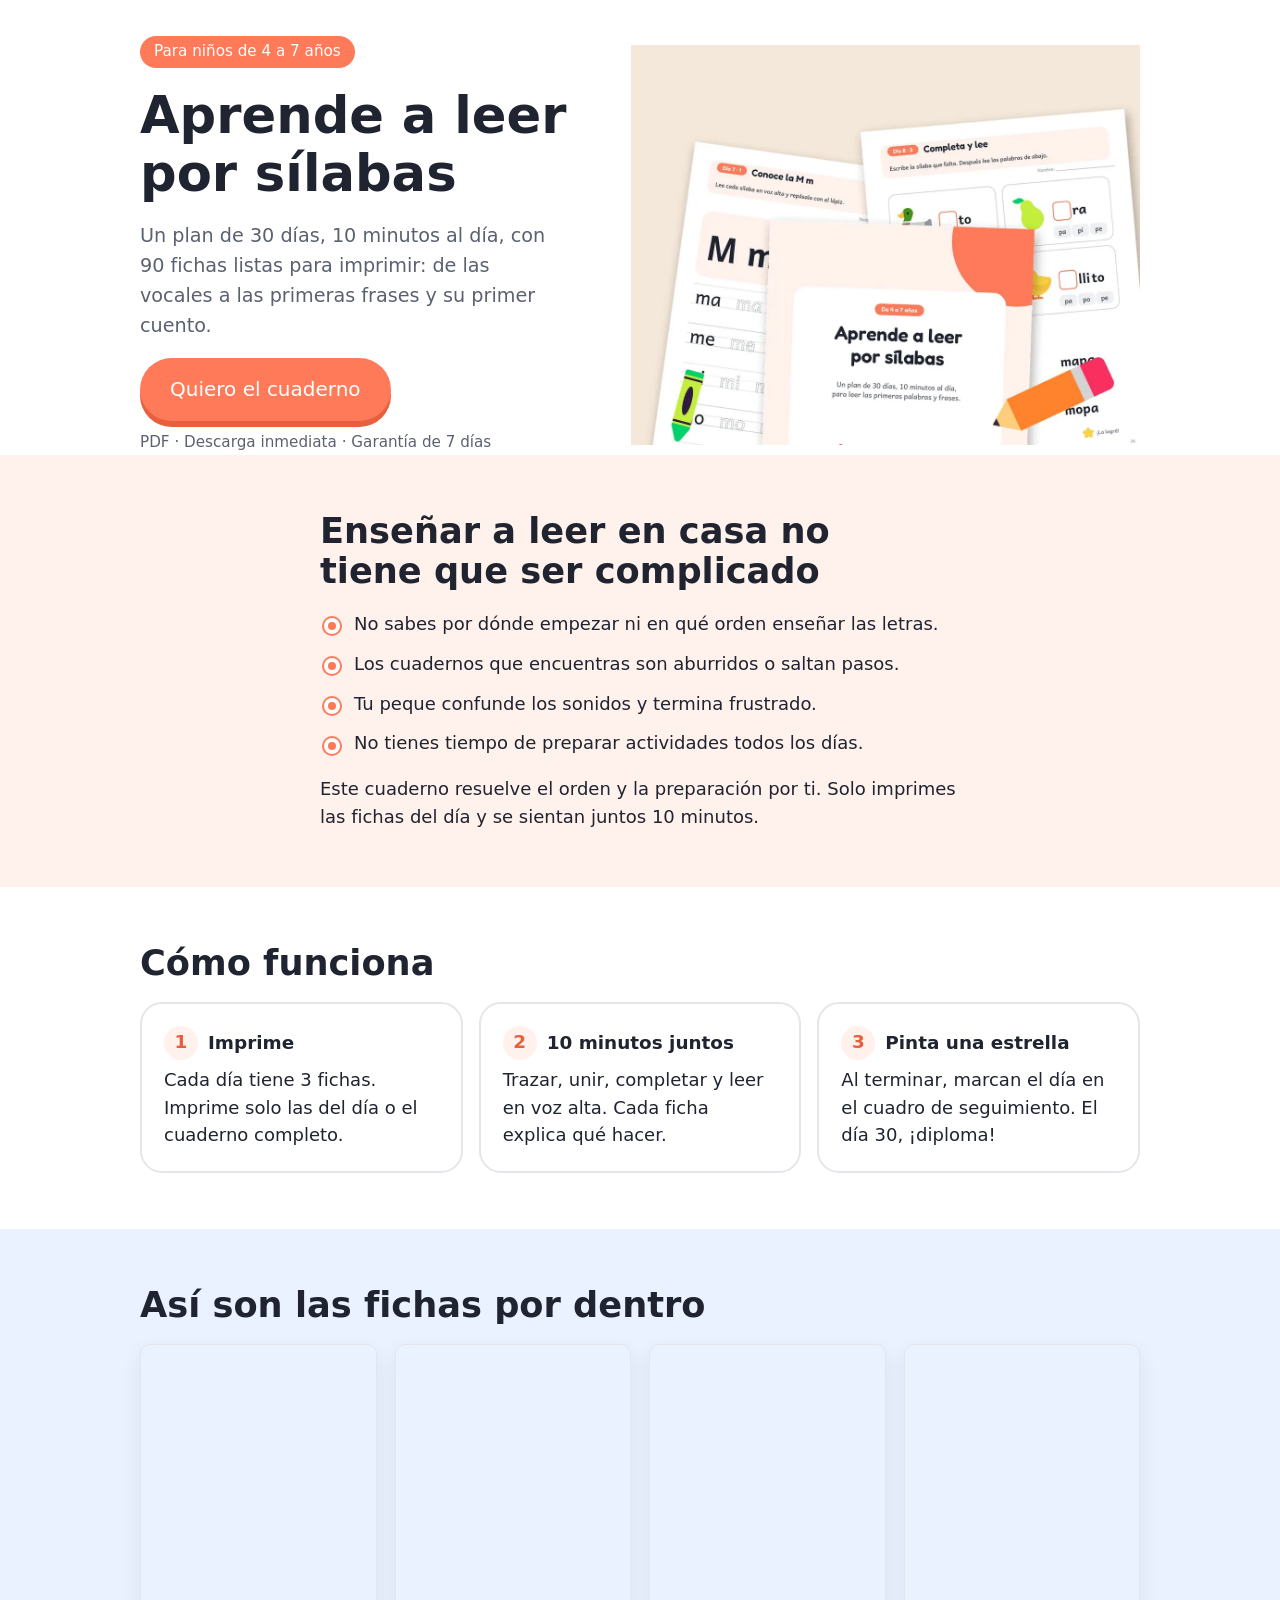
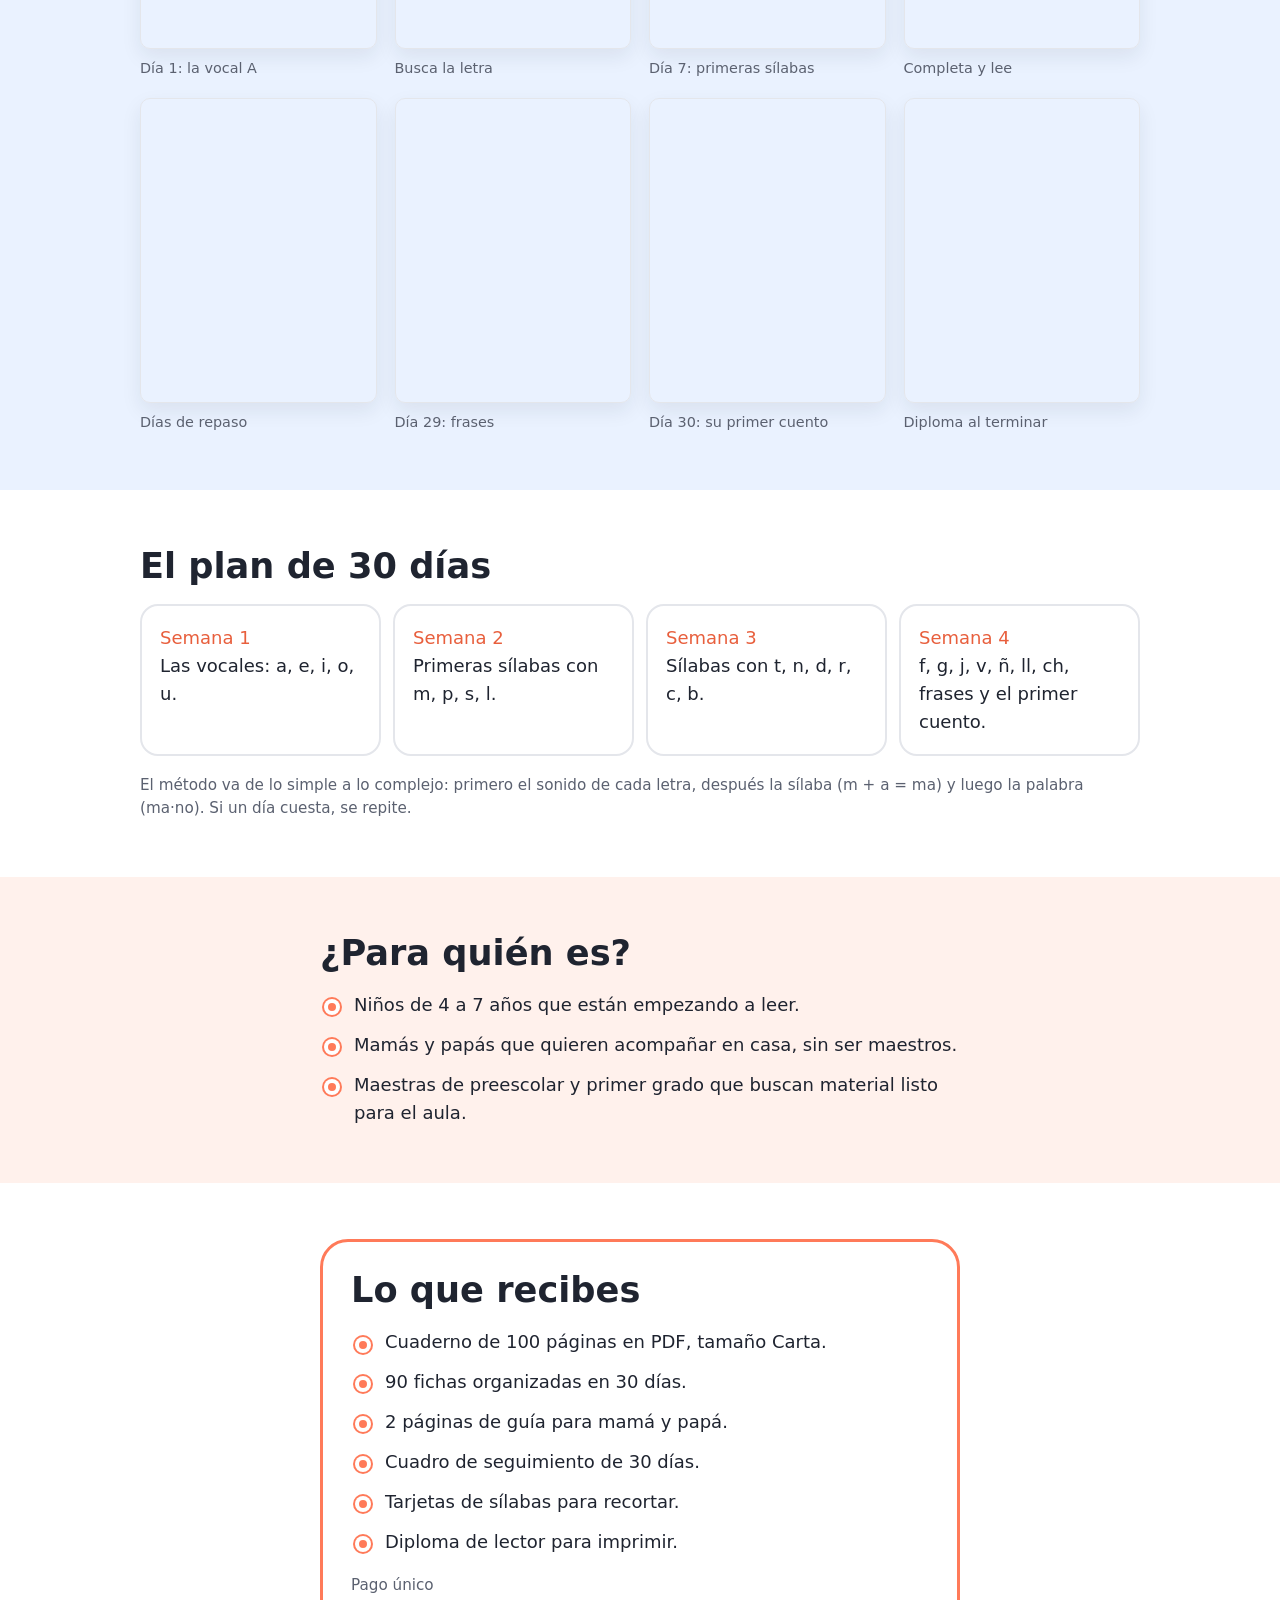
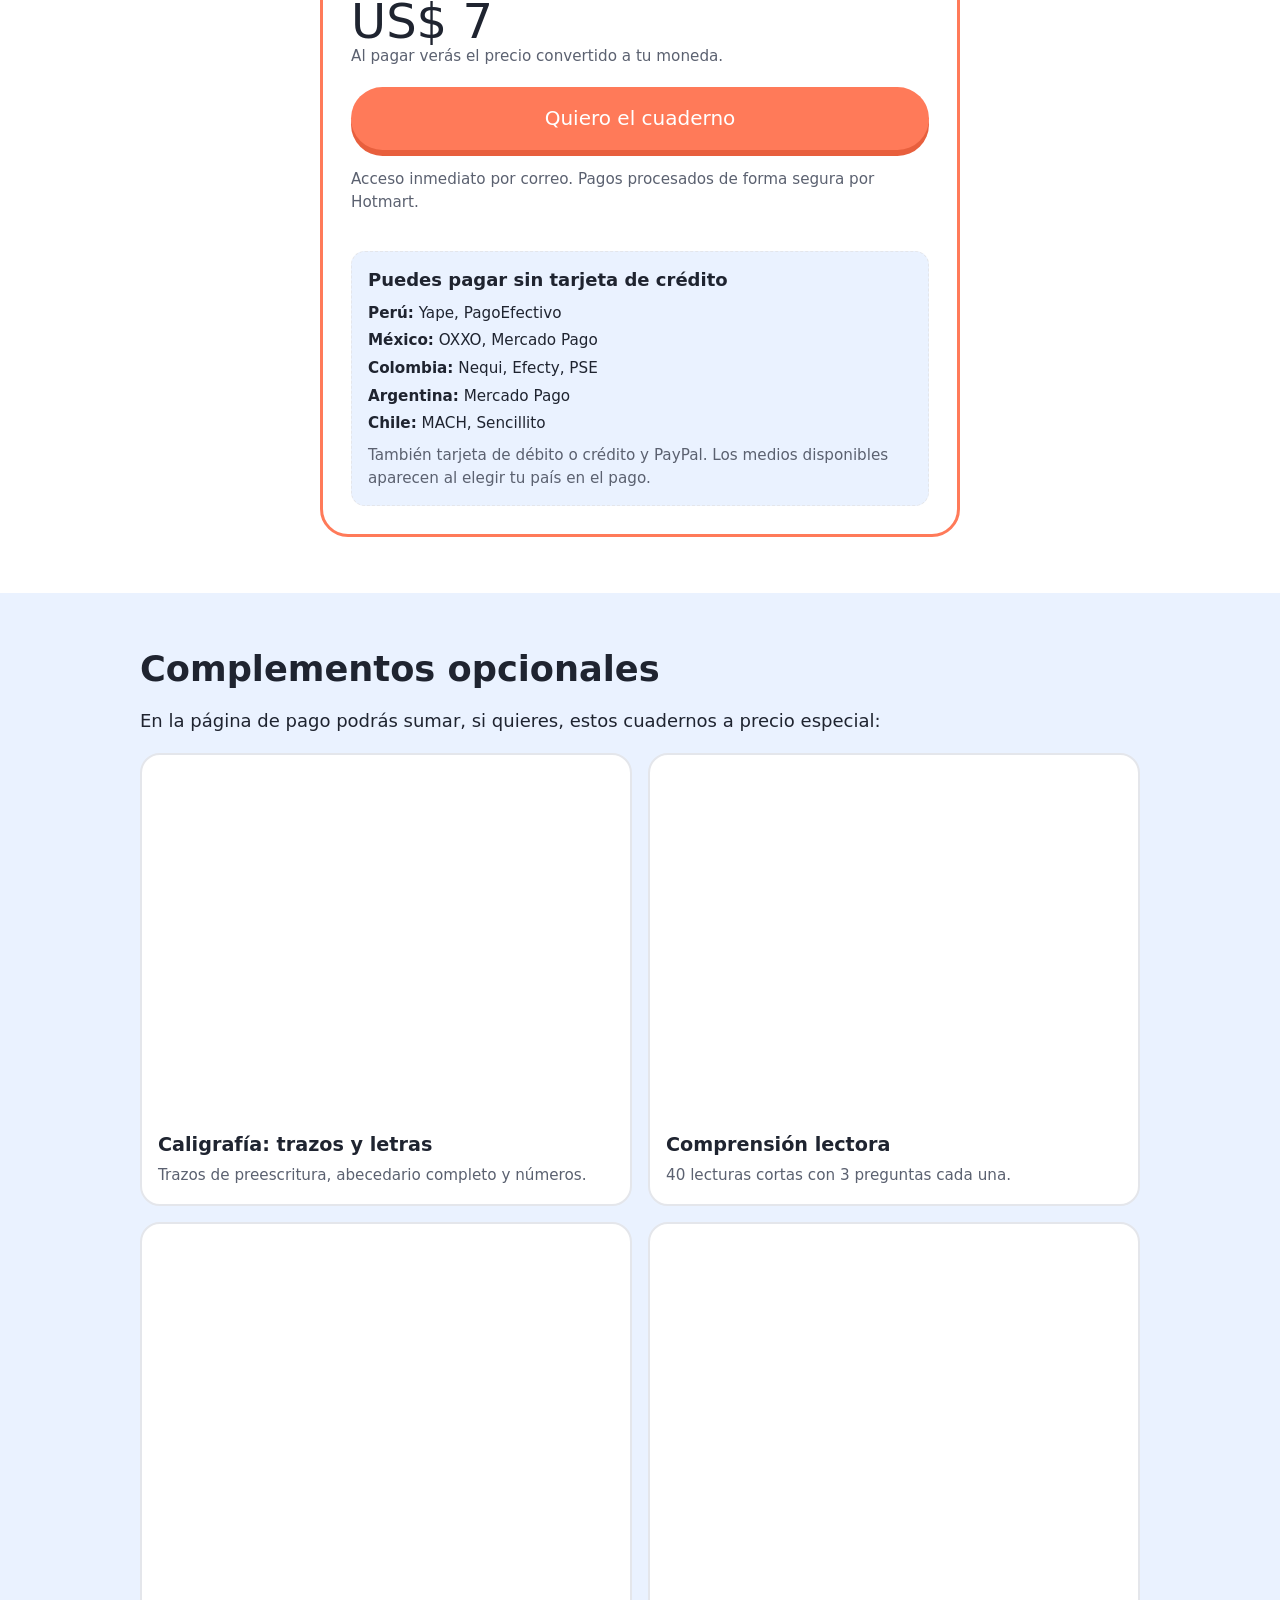
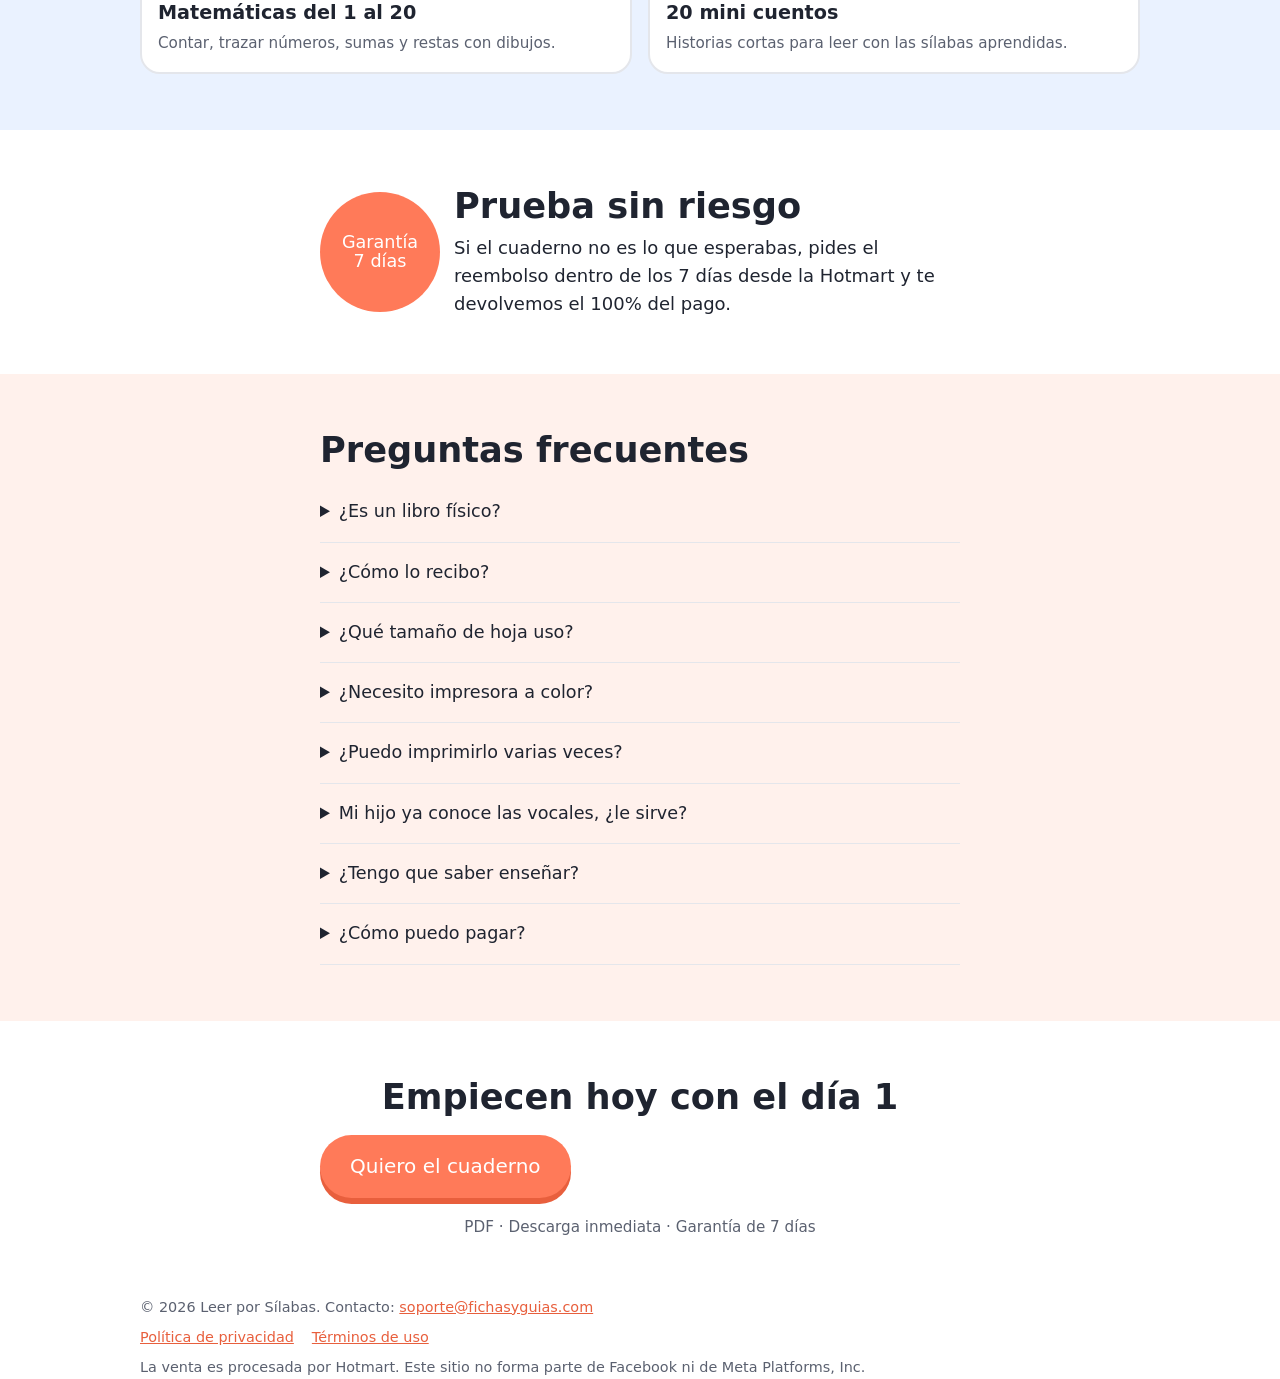
<file: index.html>
<!DOCTYPE html>
<html lang="es"><head><meta charset="utf-8"><title>Fichas y Guías</title>
<meta http-equiv="refresh" content="0; url=/leer/"><link rel="canonical" href="https://fichasyguias.com/leer/">
<meta name="robots" content="noindex"></head><body><a href="/leer/">Fichas y Guías</a></body></html>
</file>
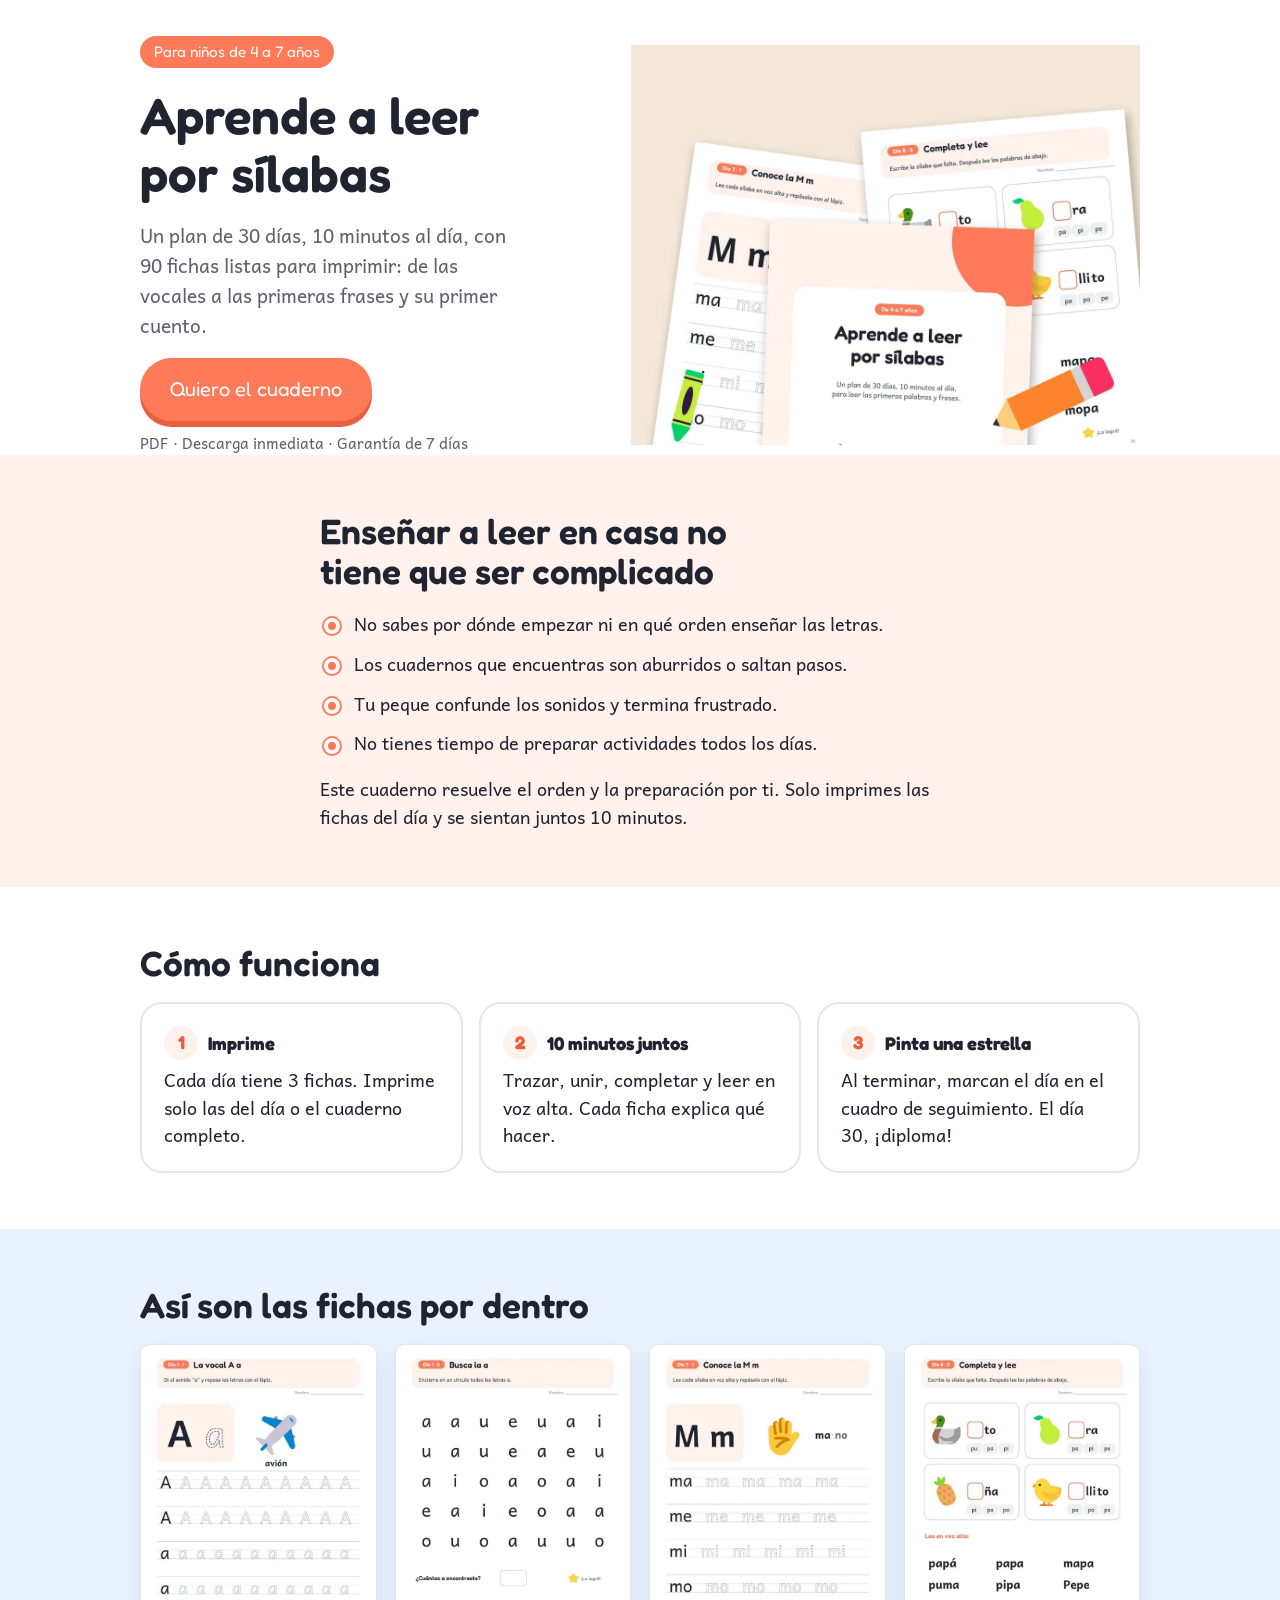
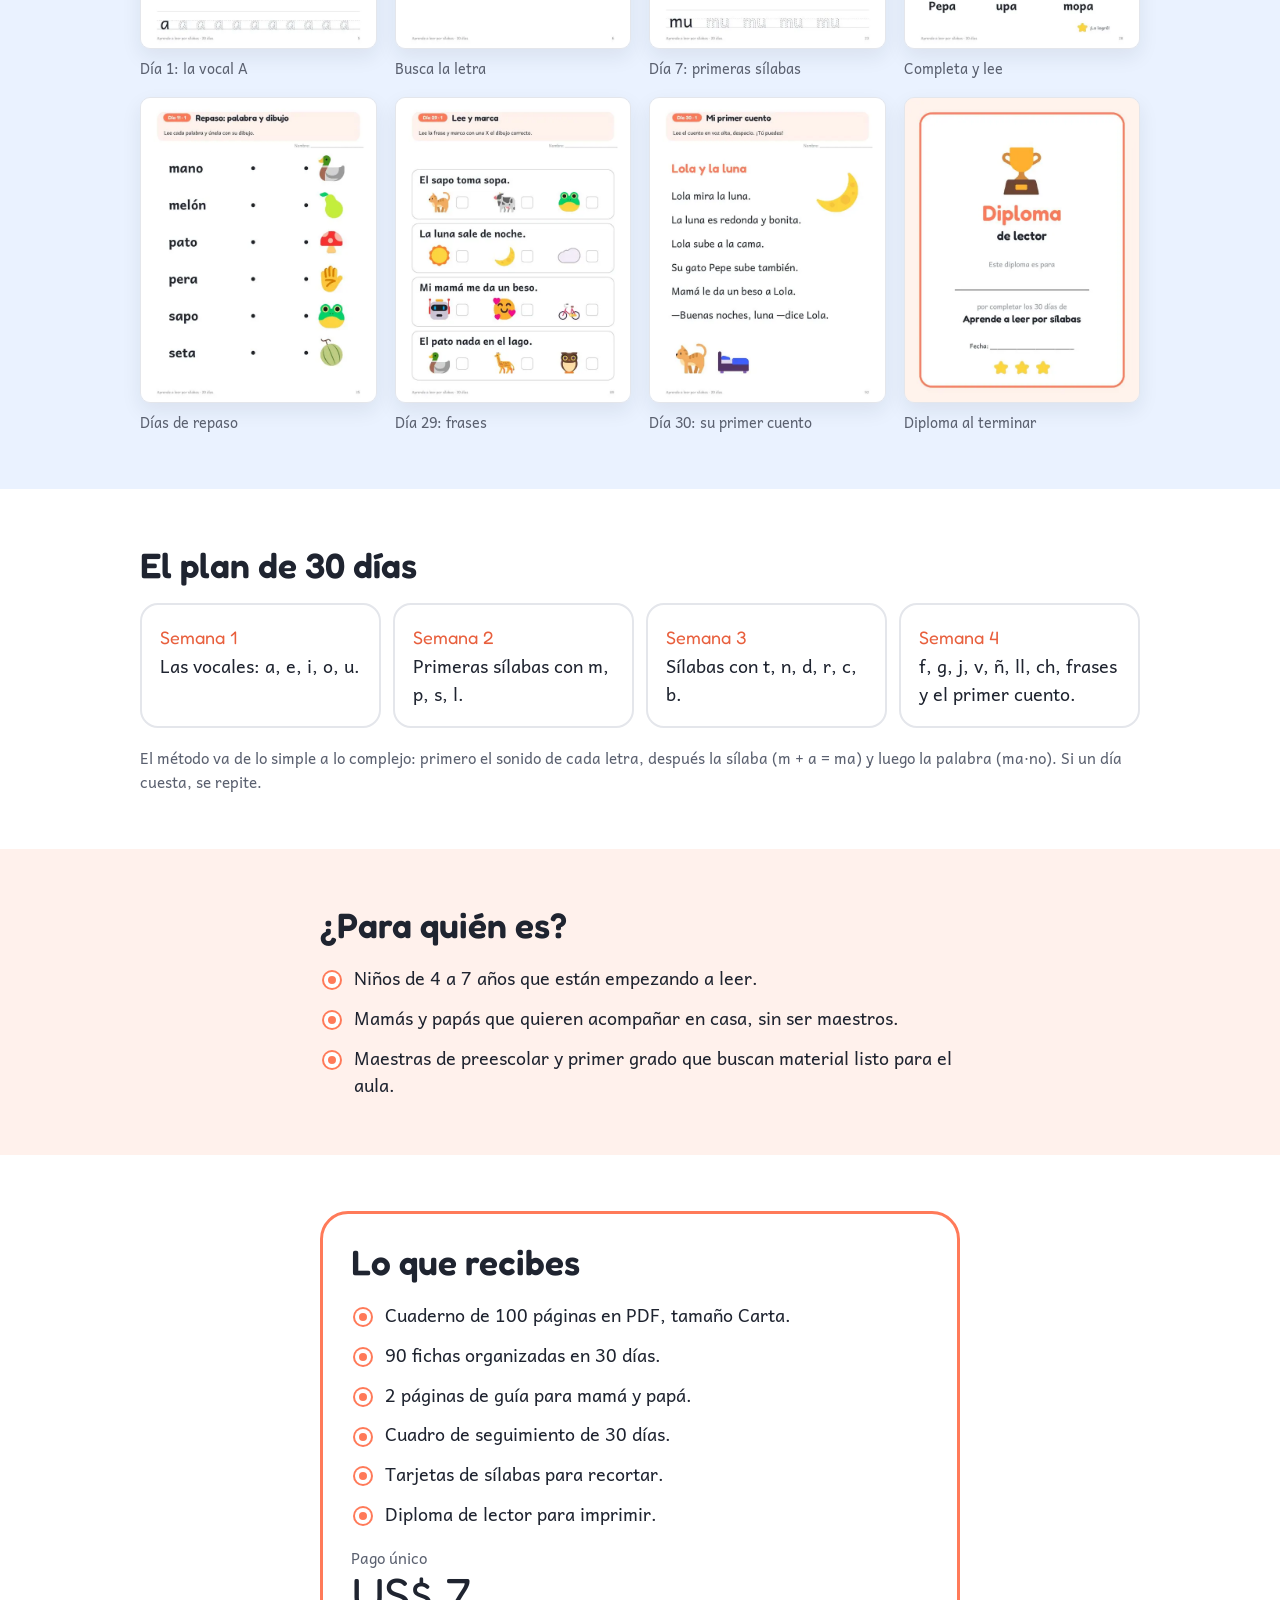
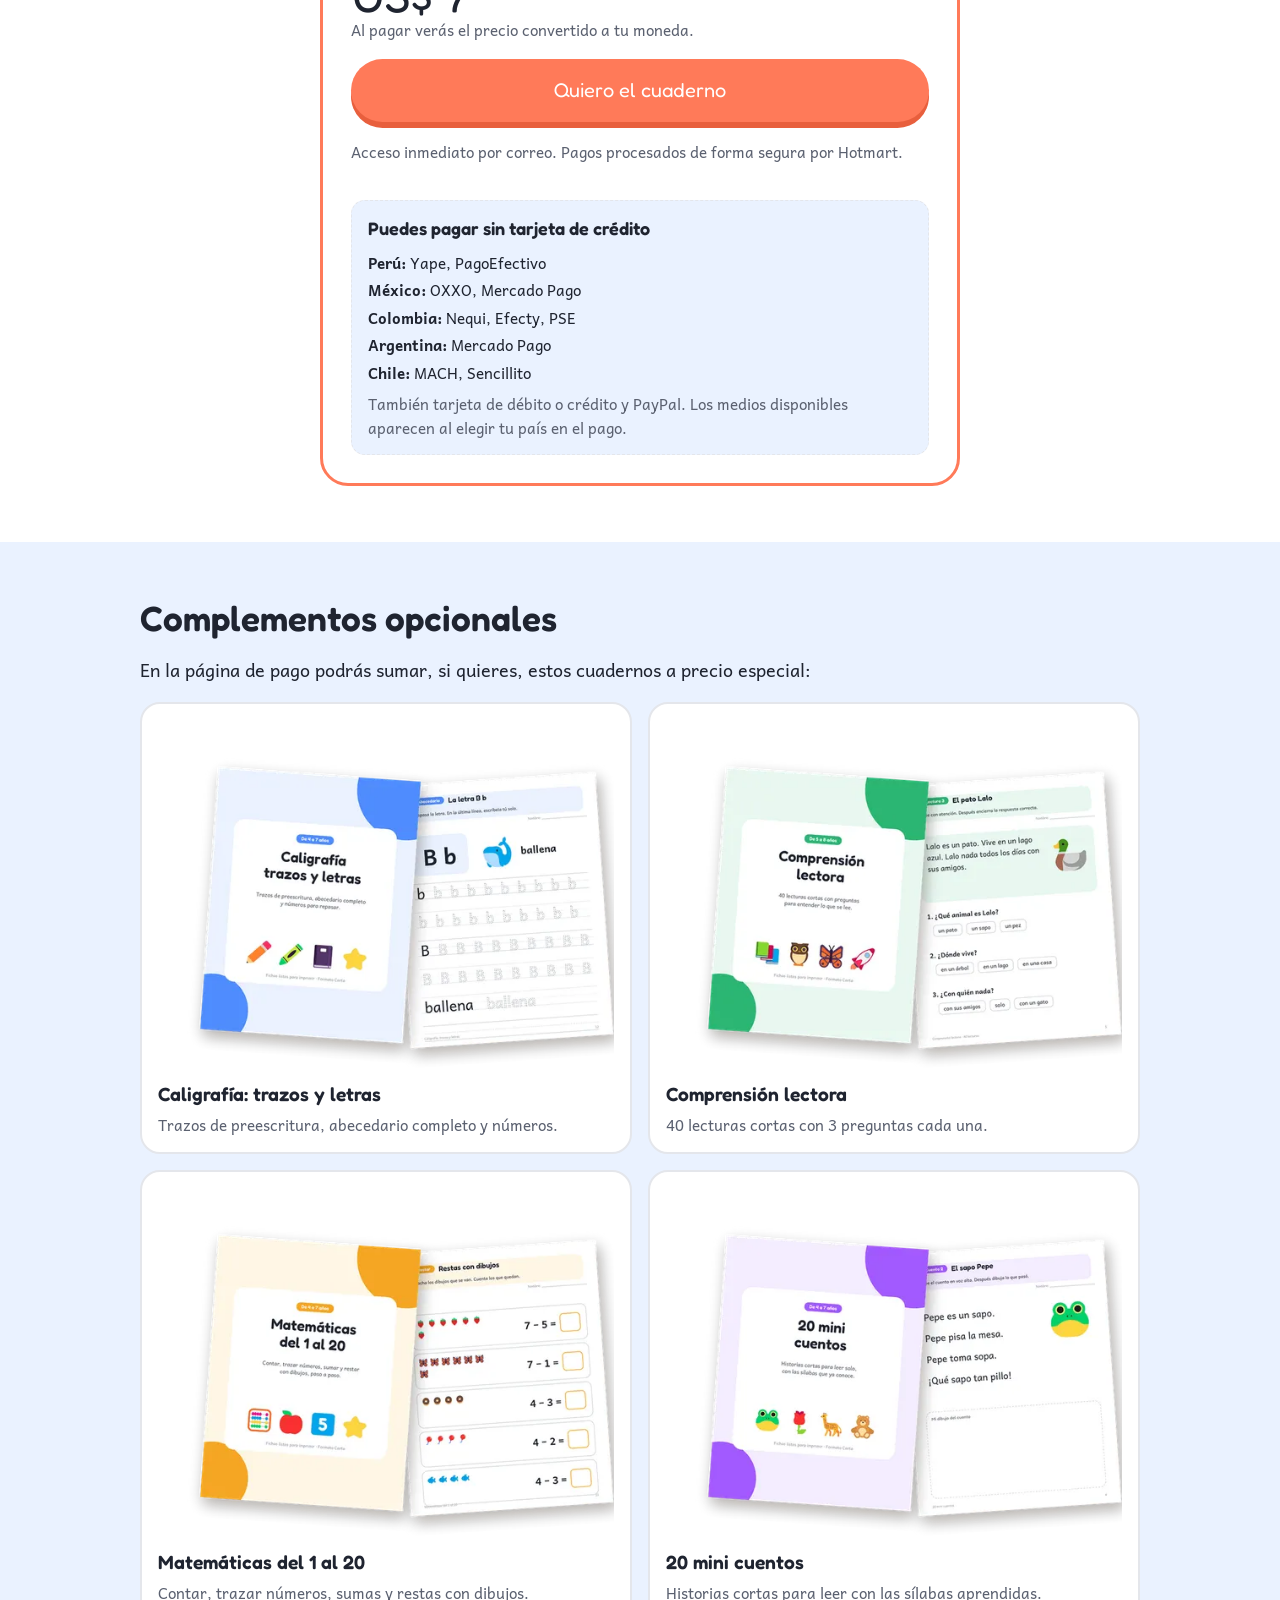
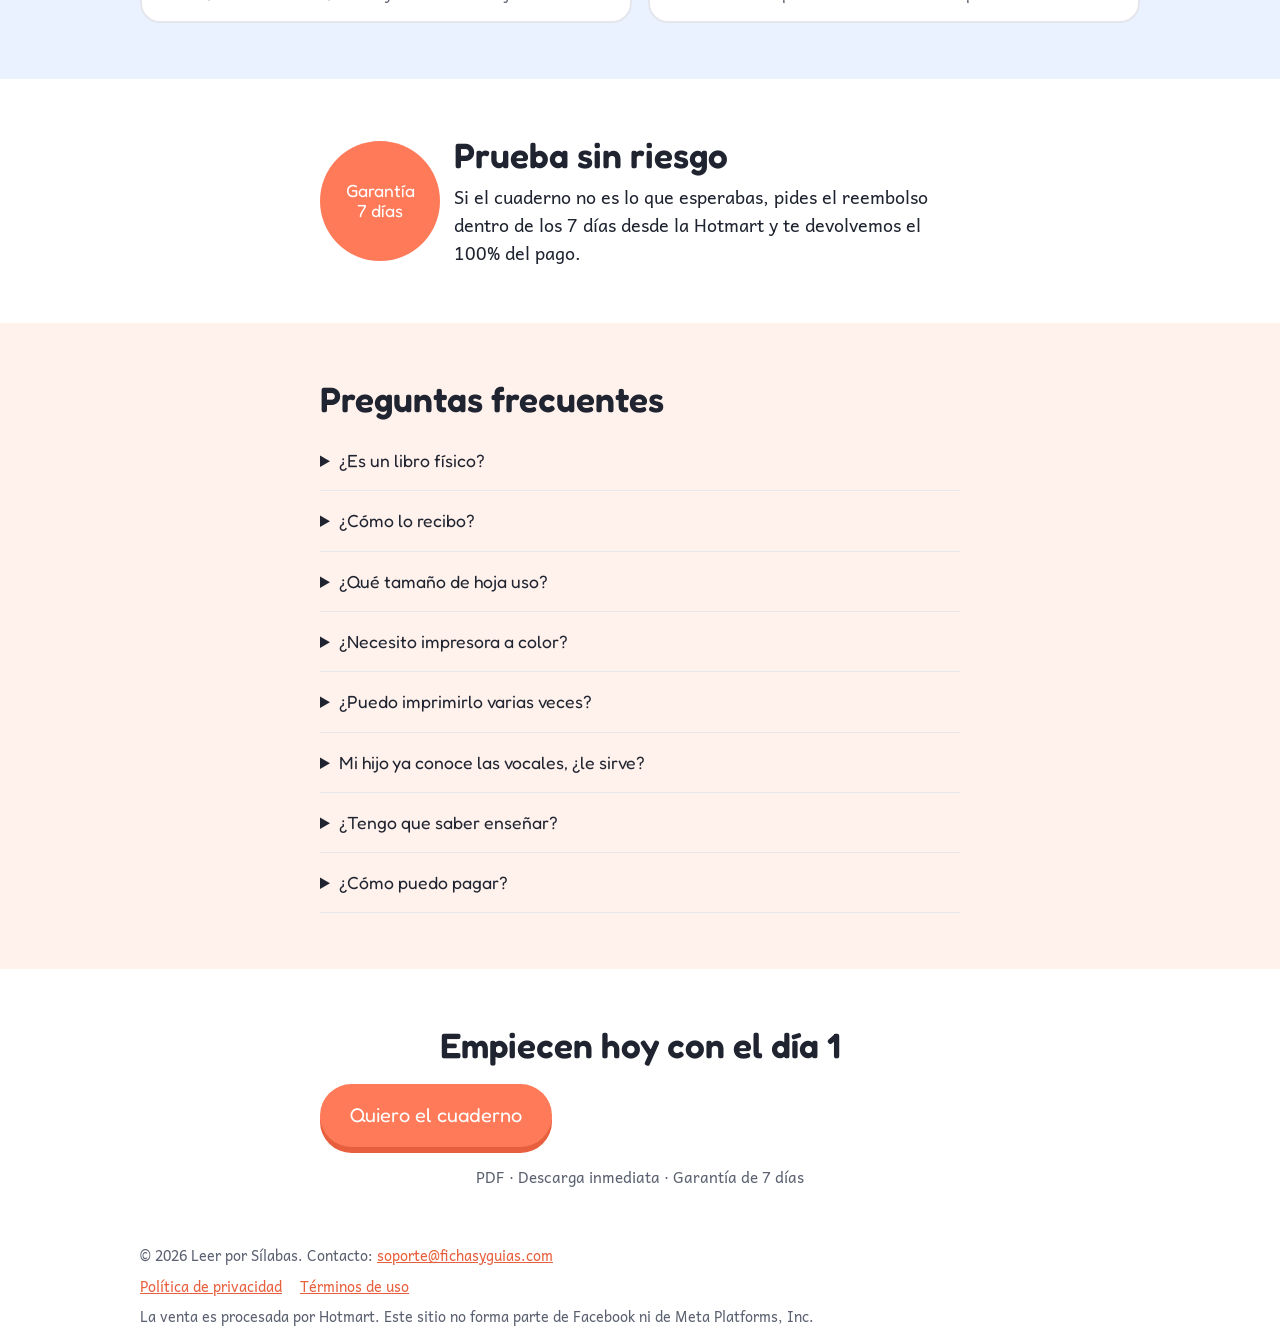
<file: leer/index.html>
<!DOCTYPE html>
<html lang="es">
<head>
<meta charset="utf-8">
<meta name="viewport" content="width=device-width, initial-scale=1">
<title>Aprende a leer por sílabas</title>
<meta name="description" content="Plan de 30 días con 90 fichas para imprimir: vocales, sílabas, palabras, frases y el primer cuento. Para niños de 4 a 7 años.">
<meta property="og:title" content="Aprende a leer por sílabas · 30 días">
<meta property="og:description" content="90 fichas en PDF para imprimir. 10 minutos al día.">
<meta property="og:image" content="img/hero.webp">
<link rel="preconnect" href="https://fonts.googleapis.com">
<link rel="preconnect" href="https://fonts.gstatic.com" crossorigin>
<link href="https://fonts.googleapis.com/css2?family=Andika:wght@400;700&family=Fredoka:wght@500;600&display=swap" rel="stylesheet">
<link rel="stylesheet" href="style.css?v=4">
<script src="config.js?v=4"></script>
<script>document.addEventListener('DOMContentLoaded',function(){track('ViewContent',{content_name:'Aprende a leer por silabas',value:7,currency:'USD'});});</script>
</head>
<body>

<header class="wrap hero">
  <div class="stack">
    <span class="badge">Para niños de 4 a 7 años</span>
    <h1>Aprende a leer por sílabas</h1>
    <p class="lead">Un plan de 30 días, 10 minutos al día, con 90 fichas listas para imprimir: de las vocales a las primeras frases y su primer cuento.</p>
    <div class="stack" style="gap:10px">
      <a class="btn" data-buy href="#">Quiero el cuaderno</a>
      <p class="micro">PDF · Descarga inmediata · Garantía de 7 días</p>
    </div>
  </div>
  <img src="img/hero.webp" width="1100" height="864" alt="Fichas impresas del cuaderno Aprende a leer por sílabas sobre una mesa, con un lápiz">
</header>

<section class="band-peach">
  <div class="wrap narrow stack">
    <h2>Enseñar a leer en casa no tiene que ser complicado</h2>
    <ul class="list">
      <li>No sabes por dónde empezar ni en qué orden enseñar las letras.</li>
      <li>Los cuadernos que encuentras son aburridos o saltan pasos.</li>
      <li>Tu peque confunde los sonidos y termina frustrado.</li>
      <li>No tienes tiempo de preparar actividades todos los días.</li>
    </ul>
    <p>Este cuaderno resuelve el orden y la preparación por ti. Solo imprimes las fichas del día y se sientan juntos 10 minutos.</p>
  </div>
</section>

<section>
  <div class="wrap stack">
    <h2>Cómo funciona</h2>
    <div class="steps">
      <div class="step"><b>Imprime</b>Cada día tiene 3 fichas. Imprime solo las del día o el cuaderno completo.</div>
      <div class="step"><b>10 minutos juntos</b>Trazar, unir, completar y leer en voz alta. Cada ficha explica qué hacer.</div>
      <div class="step"><b>Pinta una estrella</b>Al terminar, marcan el día en el cuadro de seguimiento. El día 30, ¡diploma!</div>
    </div>
  </div>
</section>

<section class="band-sky">
  <div class="wrap stack">
    <h2>Así son las fichas por dentro</h2>
    <div class="gallery">
      <figure><img src="img/pag-d1.webp" width="600" height="777" alt="Ficha del día 1 para trazar la vocal A" loading="lazy"><figcaption>Día 1: la vocal A</figcaption></figure>
      <figure><img src="img/pag-enc.webp" width="600" height="777" alt="Ficha para encontrar y encerrar la letra a" loading="lazy"><figcaption>Busca la letra</figcaption></figure>
      <figure><img src="img/pag-d7.webp" width="600" height="777" alt="Ficha para trazar las sílabas ma, me, mi, mo, mu" loading="lazy"><figcaption>Día 7: primeras sílabas</figcaption></figure>
      <figure><img src="img/pag-d8c.webp" width="600" height="777" alt="Ficha para completar palabras con la sílaba que falta" loading="lazy"><figcaption>Completa y lee</figcaption></figure>
      <figure><img src="img/pag-rev.webp" width="600" height="777" alt="Ficha de repaso para unir palabras con dibujos" loading="lazy"><figcaption>Días de repaso</figcaption></figure>
      <figure><img src="img/pag-frases.webp" width="600" height="777" alt="Ficha para leer frases y marcar el dibujo correcto" loading="lazy"><figcaption>Día 29: frases</figcaption></figure>
      <figure><img src="img/pag-story.webp" width="600" height="777" alt="Primer cuento corto para leer" loading="lazy"><figcaption>Día 30: su primer cuento</figcaption></figure>
      <figure><img src="img/pag-diploma.webp" width="600" height="777" alt="Diploma de lector para imprimir" loading="lazy"><figcaption>Diploma al terminar</figcaption></figure>
    </div>
  </div>
</section>

<section>
  <div class="wrap stack">
    <h2>El plan de 30 días</h2>
    <div class="weeks">
      <div class="week"><span>Semana 1</span><p>Las vocales: a, e, i, o, u.</p></div>
      <div class="week"><span>Semana 2</span><p>Primeras sílabas con m, p, s, l.</p></div>
      <div class="week"><span>Semana 3</span><p>Sílabas con t, n, d, r, c, b.</p></div>
      <div class="week"><span>Semana 4</span><p>f, g, j, v, ñ, ll, ch, frases y el primer cuento.</p></div>
    </div>
    <p class="micro">El método va de lo simple a lo complejo: primero el sonido de cada letra, después la sílaba (m + a = ma) y luego la palabra (ma·no). Si un día cuesta, se repite.</p>
  </div>
</section>

<section class="band-peach">
  <div class="wrap narrow stack">
    <h2>¿Para quién es?</h2>
    <ul class="list">
      <li>Niños de 4 a 7 años que están empezando a leer.</li>
      <li>Mamás y papás que quieren acompañar en casa, sin ser maestros.</li>
      <li>Maestras de preescolar y primer grado que buscan material listo para el aula.</li>
    </ul>
  </div>
</section>

<section id="oferta">
  <div class="wrap narrow">
    <div class="offer">
      <h2>Lo que recibes</h2>
      <ul class="list">
        <li>Cuaderno de 100 páginas en PDF, tamaño Carta.</li>
        <li>90 fichas organizadas en 30 días.</li>
        <li>2 páginas de guía para mamá y papá.</li>
        <li>Cuadro de seguimiento de 30 días.</li>
        <li>Tarjetas de sílabas para recortar.</li>
        <li>Diploma de lector para imprimir.</li>
      </ul>
      <div>
        <p class="micro">Pago único</p>
        <p class="price" data-price>US$ 7</p>
        <p class="micro">Al pagar verás el precio convertido a tu moneda.</p>
      </div>
      <a class="btn" data-buy href="#">Quiero el cuaderno</a>
      <p class="micro">Acceso inmediato por correo. Pagos procesados de forma segura por Hotmart.</p>
      <div class="pay">
        <p class="pay-title">Puedes pagar sin tarjeta de crédito</p>
        <ul class="pay-list">
          <li><b>Perú:</b> Yape, PagoEfectivo</li>
          <li><b>México:</b> OXXO, Mercado Pago</li>
          <li><b>Colombia:</b> Nequi, Efecty, PSE</li>
          <li><b>Argentina:</b> Mercado Pago</li>
          <li><b>Chile:</b> MACH, Sencillito</li>
        </ul>
        <p class="micro">También tarjeta de débito o crédito y PayPal. Los medios disponibles aparecen al elegir tu país en el pago.</p>
      </div>
    </div>
  </div>
</section>

<section class="band-sky">
  <div class="wrap stack">
    <h2>Complementos opcionales</h2>
    <p>En la página de pago podrás sumar, si quieres, estos cuadernos a precio especial:</p>
    <div class="bumps">
      <div class="bump"><img src="img/bump-cal.webp" width="540" height="420" alt="Cuaderno de caligrafía" loading="lazy"><h3>Caligrafía: trazos y letras</h3><p class="micro">Trazos de preescritura, abecedario completo y números.</p></div>
      <div class="bump"><img src="img/bump-comp.webp" width="540" height="420" alt="Cuaderno de comprensión lectora" loading="lazy"><h3>Comprensión lectora</h3><p class="micro">40 lecturas cortas con 3 preguntas cada una.</p></div>
      <div class="bump"><img src="img/bump-mate.webp" width="540" height="420" alt="Cuaderno de matemáticas" loading="lazy"><h3>Matemáticas del 1 al 20</h3><p class="micro">Contar, trazar números, sumas y restas con dibujos.</p></div>
      <div class="bump"><img src="img/bump-cuento.webp" width="540" height="420" alt="Cuaderno de mini cuentos" loading="lazy"><h3>20 mini cuentos</h3><p class="micro">Historias cortas para leer con las sílabas aprendidas.</p></div>
    </div>
  </div>
</section>

<section>
  <div class="wrap narrow guarantee">
    <div class="seal">Garantía<br>7 días</div>
    <div class="stack" style="gap:8px">
      <h2>Prueba sin riesgo</h2>
      <p>Si el cuaderno no es lo que esperabas, pides el reembolso dentro de los 7 días desde la Hotmart y te devolvemos el 100% del pago.</p>
    </div>
  </div>
</section>

<section class="band-peach">
  <div class="wrap narrow">
    <h2 style="margin-bottom:12px">Preguntas frecuentes</h2>
    <details><summary>¿Es un libro físico?</summary><p>No. Es un archivo PDF que descargas e imprimes en casa o en una papelería.</p></details>
    <details><summary>¿Cómo lo recibo?</summary><p>Apenas se confirma el pago, la Hotmart te envía un correo con el acceso. Si no lo ves, revisa la carpeta de spam o promociones.</p></details>
    <details><summary>¿Qué tamaño de hoja uso?</summary><p>Está hecho en tamaño Carta. En hoja A4 también funciona: elige "ajustar a la página" al imprimir.</p></details>
    <details><summary>¿Necesito impresora a color?</summary><p>No. Las fichas se ven bien en blanco y negro.</p></details>
    <details><summary>¿Puedo imprimirlo varias veces?</summary><p>Sí, todas las veces que necesites para tus niños o tu grupo. Lo que no está permitido es revender o compartir el archivo.</p></details>
    <details><summary>Mi hijo ya conoce las vocales, ¿le sirve?</summary><p>Sí. Pueden empezar directo en la semana 2, con las primeras sílabas.</p></details>
    <details><summary>¿Tengo que saber enseñar?</summary><p>No. Cada ficha dice qué hacer y el cuaderno trae dos páginas de guía para los papás.</p></details>
    <details><summary>¿Cómo puedo pagar?</summary><p>Con tarjeta de débito o crédito, PayPal y medios locales sin tarjeta: Yape y PagoEfectivo en Perú, OXXO y Mercado Pago en México, Nequi, Efecty y PSE en Colombia, Mercado Pago en Argentina, MACH y Sencillito en Chile. En el pago eliges tu país y ves los medios disponibles y el precio en tu moneda.</p></details>
  </div>
</section>

<section>
  <div class="wrap narrow stack" style="text-align:center;justify-items:center">
    <h2>Empiecen hoy con el día 1</h2>
    <a class="btn" data-buy href="#">Quiero el cuaderno</a>
    <p class="micro">PDF · Descarga inmediata · Garantía de 7 días</p>
  </div>
</section>

<footer class="wrap">
  <p>© 2026 Leer por Sílabas. Contacto: <a data-email href="#">soporte</a></p>
  <nav><a href="privacidad.html">Política de privacidad</a><a href="terminos.html">Términos de uso</a></nav>
  <p style="margin-top:8px">La venta es procesada por Hotmart. Este sitio no forma parte de Facebook ni de Meta Platforms, Inc.</p>
</footer>

<div class="sticky-cta"><a class="btn" data-buy href="#">Quiero el cuaderno · <span data-price>US$ 7</span></a></div>
</body>
</html>
</file>
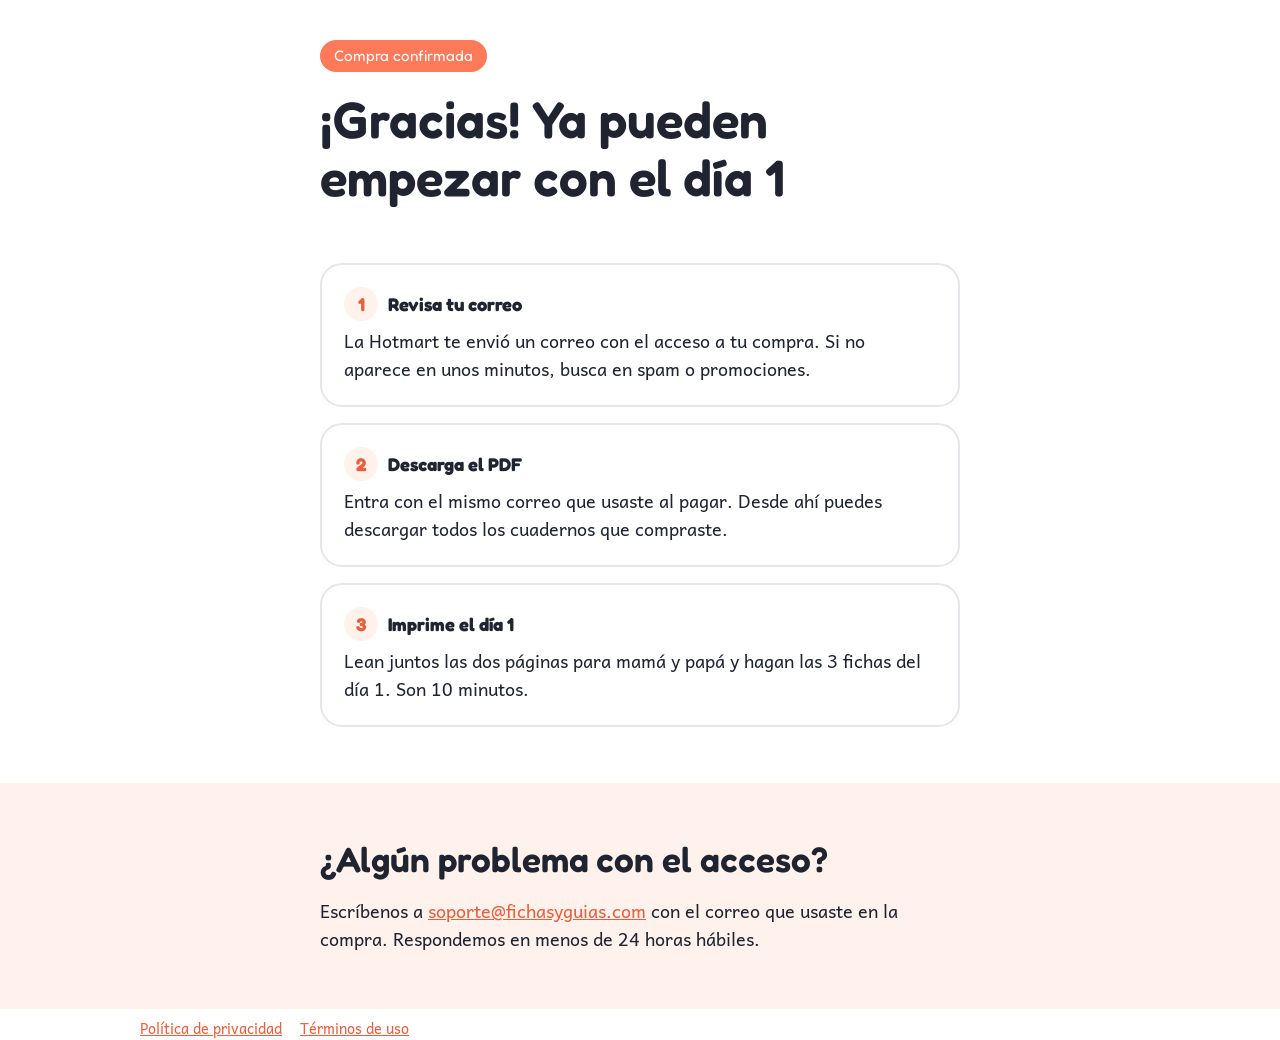
<file: leer/gracias.html>
<!DOCTYPE html>
<html lang="es">
<head>
<meta charset="utf-8">
<meta name="viewport" content="width=device-width, initial-scale=1">
<title>Gracias por tu compra</title>
<meta name="robots" content="noindex">
<link rel="preconnect" href="https://fonts.googleapis.com">
<link rel="preconnect" href="https://fonts.gstatic.com" crossorigin>
<link href="https://fonts.googleapis.com/css2?family=Andika:wght@400;700&family=Fredoka:wght@500;600&display=swap" rel="stylesheet">
<link rel="stylesheet" href="style.css?v=4">
<script src="config.js?v=4"></script>
</head>
<body>
<header class="wrap narrow stack" style="padding-top:40px">
  <span class="badge" style="justify-self:start">Compra confirmada</span>
  <h1>¡Gracias! Ya pueden empezar con el día 1</h1>
</header>
<section>
  <div class="wrap narrow">
    <div class="steps" style="grid-template-columns:1fr">
      <div class="step"><b>Revisa tu correo</b>La Hotmart te envió un correo con el acceso a tu compra. Si no aparece en unos minutos, busca en spam o promociones.</div>
      <div class="step"><b>Descarga el PDF</b>Entra con el mismo correo que usaste al pagar. Desde ahí puedes descargar todos los cuadernos que compraste.</div>
      <div class="step"><b>Imprime el día 1</b>Lean juntos las dos páginas para mamá y papá y hagan las 3 fichas del día 1. Son 10 minutos.</div>
    </div>
  </div>
</section>
<section class="band-peach">
  <div class="wrap narrow stack">
    <h2>¿Algún problema con el acceso?</h2>
    <p>Escríbenos a <a data-email href="#">soporte</a> con el correo que usaste en la compra. Respondemos en menos de 24 horas hábiles.</p>
  </div>
</section>
<footer class="wrap">
  <nav><a href="privacidad.html">Política de privacidad</a><a href="terminos.html">Términos de uso</a></nav>
</footer>
</body>
</html>
</file>
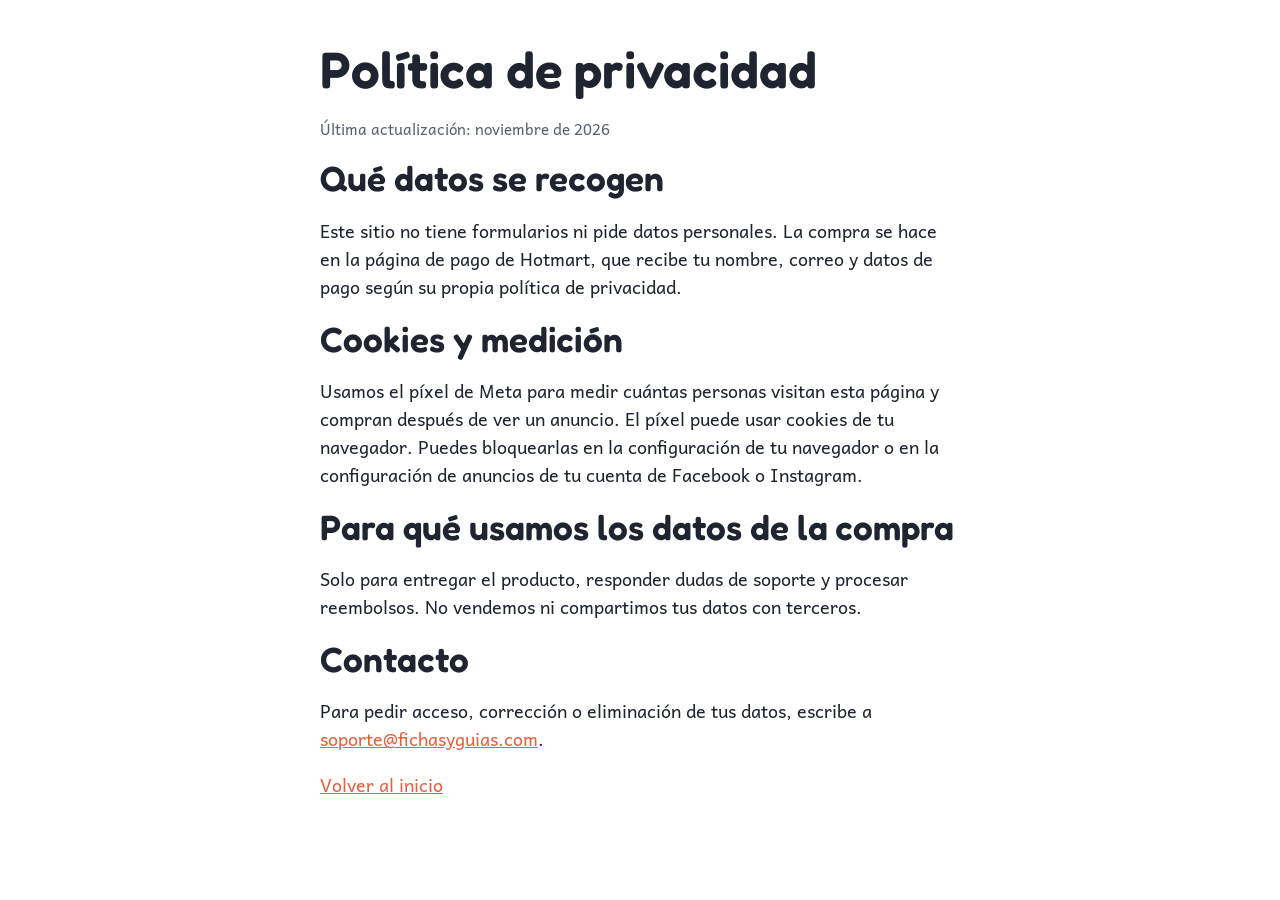
<file: leer/privacidad.html>
<!DOCTYPE html>
<html lang="es">
<head>
<meta charset="utf-8">
<meta name="viewport" content="width=device-width, initial-scale=1">
<title>Política de privacidad</title>
<link href="https://fonts.googleapis.com/css2?family=Andika:wght@400;700&family=Fredoka:wght@500;600&display=swap" rel="stylesheet">
<link rel="stylesheet" href="style.css?v=4">
<script src="config.js?v=4"></script>
</head>
<body>
<main class="wrap narrow stack" style="padding:40px 20px">
  <h1>Política de privacidad</h1>
  <p class="micro">Última actualización: noviembre de 2026</p>
  <h2>Qué datos se recogen</h2>
  <p>Este sitio no tiene formularios ni pide datos personales. La compra se hace en la página de pago de Hotmart, que recibe tu nombre, correo y datos de pago según su propia política de privacidad.</p>
  <h2>Cookies y medición</h2>
  <p>Usamos el píxel de Meta para medir cuántas personas visitan esta página y compran después de ver un anuncio. El píxel puede usar cookies de tu navegador. Puedes bloquearlas en la configuración de tu navegador o en la configuración de anuncios de tu cuenta de Facebook o Instagram.</p>
  <h2>Para qué usamos los datos de la compra</h2>
  <p>Solo para entregar el producto, responder dudas de soporte y procesar reembolsos. No vendemos ni compartimos tus datos con terceros.</p>
  <h2>Contacto</h2>
  <p>Para pedir acceso, corrección o eliminación de tus datos, escribe a <a data-email href="#">soporte</a>.</p>
  <p><a href="index.html">Volver al inicio</a></p>
</main>
</body>
</html>
</file>
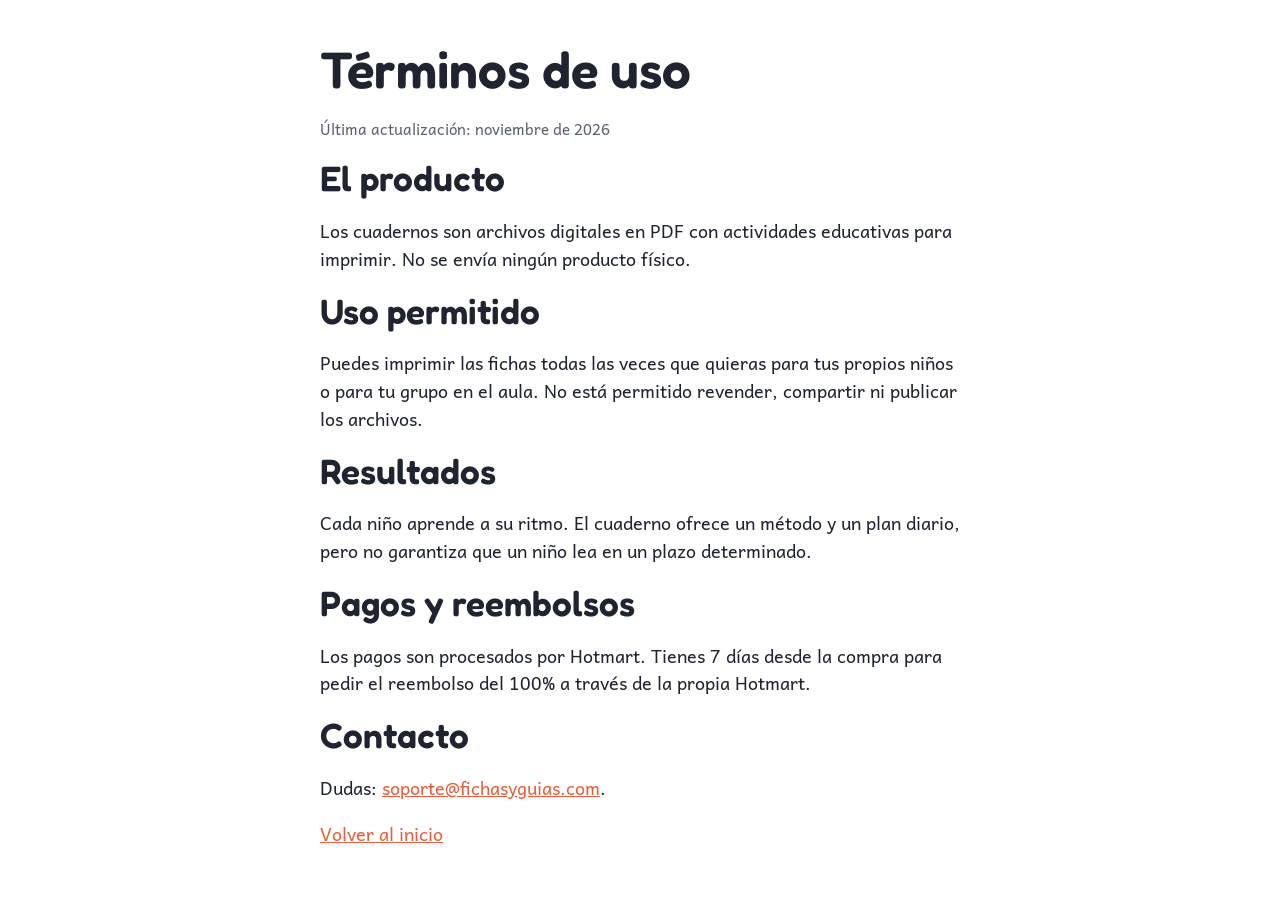
<file: leer/terminos.html>
<!DOCTYPE html>
<html lang="es">
<head>
<meta charset="utf-8">
<meta name="viewport" content="width=device-width, initial-scale=1">
<title>Términos de uso</title>
<link href="https://fonts.googleapis.com/css2?family=Andika:wght@400;700&family=Fredoka:wght@500;600&display=swap" rel="stylesheet">
<link rel="stylesheet" href="style.css?v=4">
<script src="config.js?v=4"></script>
</head>
<body>
<main class="wrap narrow stack" style="padding:40px 20px">
  <h1>Términos de uso</h1>
  <p class="micro">Última actualización: noviembre de 2026</p>
  <h2>El producto</h2>
  <p>Los cuadernos son archivos digitales en PDF con actividades educativas para imprimir. No se envía ningún producto físico.</p>
  <h2>Uso permitido</h2>
  <p>Puedes imprimir las fichas todas las veces que quieras para tus propios niños o para tu grupo en el aula. No está permitido revender, compartir ni publicar los archivos.</p>
  <h2>Resultados</h2>
  <p>Cada niño aprende a su ritmo. El cuaderno ofrece un método y un plan diario, pero no garantiza que un niño lea en un plazo determinado.</p>
  <h2>Pagos y reembolsos</h2>
  <p>Los pagos son procesados por Hotmart. Tienes 7 días desde la compra para pedir el reembolso del 100% a través de la propia Hotmart.</p>
  <h2>Contacto</h2>
  <p>Dudas: <a data-email href="#">soporte</a>.</p>
  <p><a href="index.html">Volver al inicio</a></p>
</main>
</body>
</html>
</file>
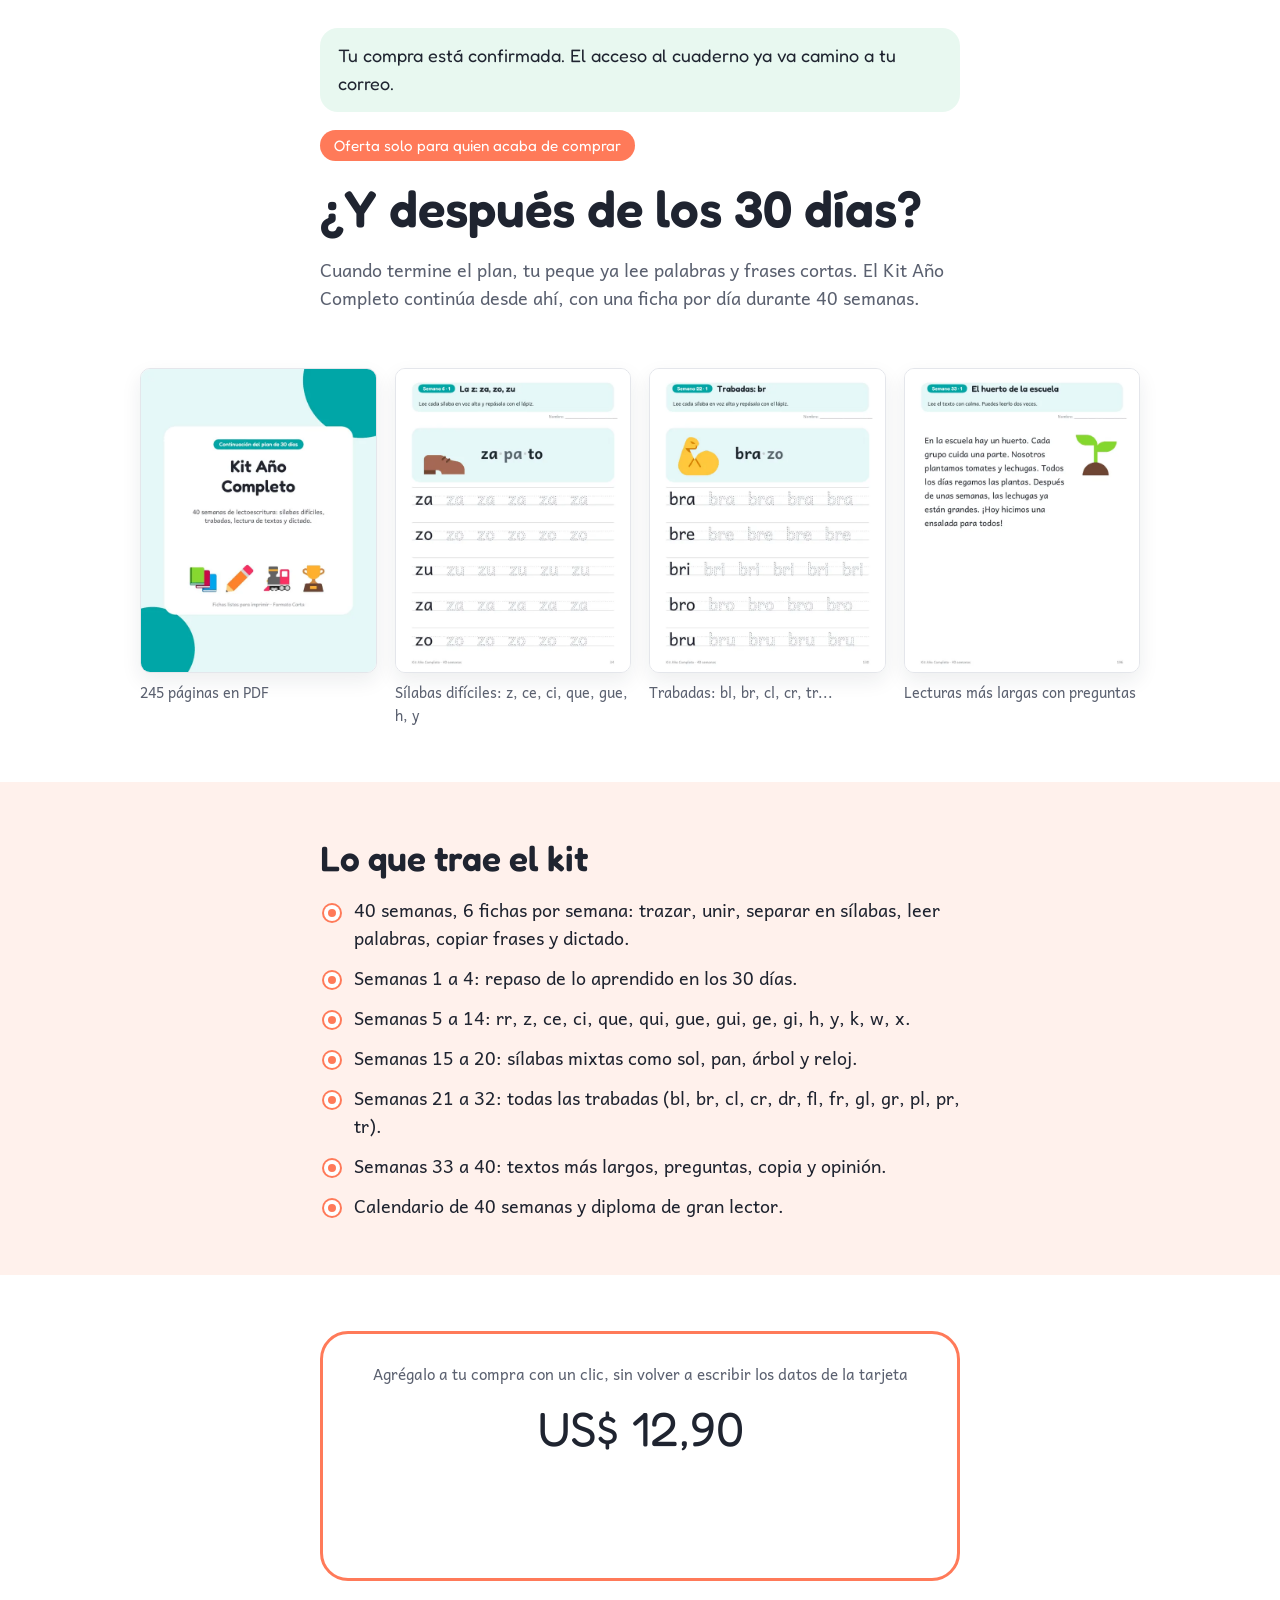
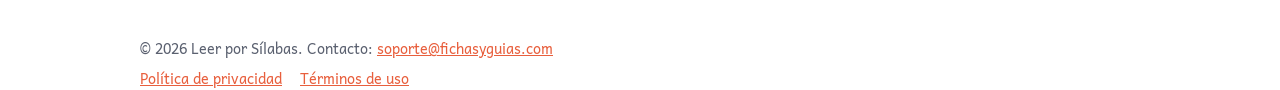
<file: leer/upsell.html>
<!DOCTYPE html>
<html lang="es">
<head>
<meta charset="utf-8">
<meta name="viewport" content="width=device-width, initial-scale=1">
<title>Kit Año Completo</title>
<meta name="robots" content="noindex">
<link rel="preconnect" href="https://fonts.googleapis.com">
<link rel="preconnect" href="https://fonts.gstatic.com" crossorigin>
<link href="https://fonts.googleapis.com/css2?family=Andika:wght@400;700&family=Fredoka:wght@500;600&display=swap" rel="stylesheet">
<link rel="stylesheet" href="style.css?v=4">
<script src="config.js?v=4"></script>
<style>
  .ok { background: #e8f8f0; border-radius: 18px; padding: 14px 18px; font-family: var(--display); }
  .widget { min-height: 80px; display: grid; gap: 12px; justify-items: center; }
  .no { color: var(--muted); font-size: .95rem; }
</style>
</head>
<body>

<header class="wrap narrow stack" style="padding-top:28px">
  <p class="ok">Tu compra está confirmada. El acceso al cuaderno ya va camino a tu correo.</p>
  <span class="badge" style="justify-self:start">Oferta solo para quien acaba de comprar</span>
  <h1>¿Y después de los 30 días?</h1>
  <p class="lead" style="color:var(--muted)">Cuando termine el plan, tu peque ya lee palabras y frases cortas. El Kit Año Completo continúa desde ahí, con una ficha por día durante 40 semanas.</p>
</header>

<section>
  <div class="wrap stack">
    <div class="gallery">
      <figure><img src="img/capa-anio.webp" width="600" height="777" alt="Portada del Kit Año Completo"><figcaption>245 páginas en PDF</figcaption></figure>
      <figure><img src="img/anio-34.webp" width="600" height="776" alt="Ficha de la semana 6 con za, zo, zu"><figcaption>Sílabas difíciles: z, ce, ci, que, gue, h, y</figcaption></figure>
      <figure><img src="img/anio-130.webp" width="600" height="776" alt="Ficha de sílabas trabadas con br"><figcaption>Trabadas: bl, br, cl, cr, tr...</figcaption></figure>
      <figure><img src="img/anio-196.webp" width="600" height="776" alt="Lectura de la semana 33"><figcaption>Lecturas más largas con preguntas</figcaption></figure>
    </div>
  </div>
</section>

<section class="band-peach">
  <div class="wrap narrow stack">
    <h2>Lo que trae el kit</h2>
    <ul class="list">
      <li>40 semanas, 6 fichas por semana: trazar, unir, separar en sílabas, leer palabras, copiar frases y dictado.</li>
      <li>Semanas 1 a 4: repaso de lo aprendido en los 30 días.</li>
      <li>Semanas 5 a 14: rr, z, ce, ci, que, qui, gue, gui, ge, gi, h, y, k, w, x.</li>
      <li>Semanas 15 a 20: sílabas mixtas como sol, pan, árbol y reloj.</li>
      <li>Semanas 21 a 32: todas las trabadas (bl, br, cl, cr, dr, fl, fr, gl, gr, pl, pr, tr).</li>
      <li>Semanas 33 a 40: textos más largos, preguntas, copia y opinión.</li>
      <li>Calendario de 40 semanas y diploma de gran lector.</li>
    </ul>
  </div>
</section>

<section>
  <div class="wrap narrow">
    <div class="offer" style="text-align:center;justify-items:center">
      <p class="micro">Agrégalo a tu compra con un clic, sin volver a escribir los datos de la tarjeta</p>
      <p class="price" data-upsell-price>US$ 12,90</p>
      <div class="widget" id="hotmart-upsell">
        <!-- HOTMART - Sales Funnel Widget (funil 292539: botões de aceitar e recusar) -->
        <div id="hotmart-sales-funnel"></div>
        <script src="https://checkout.hotmart.com/lib/hotmart-checkout-elements.js"></script>
        <script>
        checkoutElements.init('salesFunnel').mount('#hotmart-sales-funnel')
        </script>
      </div>
    </div>
  </div>
</section>

<footer class="wrap">
  <p>© 2026 Leer por Sílabas. Contacto: <a data-email href="#">soporte</a></p>
  <nav><a href="privacidad.html">Política de privacidad</a><a href="terminos.html">Términos de uso</a></nav>
</footer>
</body>
</html>
</file>
<file: leer/style.css>
/* Layout: coluna única no celular, blocos alternados com faixas de cor suave; o produto (as fichas) é o herói. */
:root {
  --coral: #ff7a59;
  --coral-dark: #e85f3d;
  --ink: #1f2430;
  --muted: #5b6170;
  --sky: #eaf2ff;
  --peach: #fff1ec;
  --line: #e4e6eb;
  --bg: #ffffff;
  --display: 'Fredoka', 'Trebuchet MS', system-ui, sans-serif;
  --body: 'Andika', 'Segoe UI', system-ui, sans-serif;
  color-scheme: light;
}
* { box-sizing: border-box; }
html { -webkit-text-size-adjust: 100%; }
body { margin: 0; background: var(--bg); color: var(--ink); font-family: var(--body); font-size: 18px; line-height: 1.55; }
img { max-width: 100%; height: auto; display: block; }
h1, h2, h3 { font-family: var(--display); font-weight: 600; line-height: 1.15; text-wrap: balance; margin: 0; }
h1 { font-size: clamp(2.1rem, 6vw, 3.2rem); }
h2 { font-size: clamp(1.6rem, 4.4vw, 2.2rem); }
h3 { font-size: 1.2rem; }
p { margin: 0; }
a { color: var(--coral-dark); }
a:focus-visible, button:focus-visible { outline: 3px solid var(--ink); outline-offset: 3px; }
.wrap { max-width: 1040px; margin: 0 auto; padding: 0 20px; }
.narrow { max-width: 680px; }
section { padding: 56px 0; }
.band-peach { background: var(--peach); }
.band-sky { background: var(--sky); }
.stack { display: grid; gap: 18px; }
.badge { display: inline-block; background: var(--coral); color: #fff; font-family: var(--display); font-size: .95rem; padding: 4px 14px; border-radius: 999px; }
.hero { display: grid; gap: 28px; align-items: center; padding-top: 36px; }
.hero p.lead { font-size: 1.2rem; color: var(--muted); max-width: 34ch; }
@media (min-width: 860px) { .hero { grid-template-columns: 1fr 1.1fr; } }
.btn { display: inline-block; text-align: center; background: var(--coral); color: #fff; font-family: var(--display); font-size: 1.25rem; padding: 16px 30px; border-radius: 999px; text-decoration: none; box-shadow: 0 6px 0 var(--coral-dark); transition: transform .1s; }
.btn:hover { transform: translateY(-1px); }
.btn:active { transform: translateY(3px); box-shadow: 0 3px 0 var(--coral-dark); }
.micro { font-size: .95rem; color: var(--muted); }
.list { list-style: none; padding: 0; margin: 0; display: grid; gap: 12px; }
.list li { padding-left: 34px; position: relative; }
.list li::before { content: ''; position: absolute; left: 4px; top: .45em; width: 16px; height: 16px; border-radius: 50%; background: var(--coral); box-shadow: inset 0 0 0 4px #fff, 0 0 0 2px var(--coral); }
.steps { display: grid; gap: 16px; counter-reset: s; }
@media (min-width: 760px) { .steps { grid-template-columns: repeat(3, 1fr); } }
.step { background: #fff; border: 2px solid var(--line); border-radius: 22px; padding: 22px; }
.step b { display: block; font-family: var(--display); font-size: 1.15rem; margin-bottom: 6px; }
.step b::before { counter-increment: s; content: counter(s); display: inline-grid; place-items: center; width: 34px; height: 34px; margin-right: 10px; border-radius: 50%; background: var(--peach); color: var(--coral-dark); }
.gallery { display: grid; gap: 18px; grid-template-columns: repeat(2, 1fr); }
@media (min-width: 760px) { .gallery { grid-template-columns: repeat(4, 1fr); } }
.gallery figure { margin: 0; }
.gallery img { border: 1px solid var(--line); border-radius: 10px; box-shadow: 0 8px 20px rgba(31,36,48,.08); }
.gallery figcaption { font-size: .9rem; color: var(--muted); margin-top: 8px; }
.weeks { display: grid; gap: 12px; }
@media (min-width: 760px) { .weeks { grid-template-columns: repeat(4, 1fr); } }
.week { background: #fff; border-radius: 18px; padding: 18px; border: 2px solid var(--line); }
.week span { font-family: var(--display); color: var(--coral-dark); }
.offer { background: #fff; border: 3px solid var(--coral); border-radius: 28px; padding: 28px; display: grid; gap: 18px; }
.price { font-family: var(--display); font-size: 3rem; line-height: 1; }
.guarantee { display: grid; gap: 14px; align-items: center; }
@media (min-width: 700px) { .guarantee { grid-template-columns: 120px 1fr; } }
.seal { width: 120px; height: 120px; border-radius: 50%; background: var(--coral); color: #fff; display: grid; place-items: center; text-align: center; font-family: var(--display); font-size: 1.1rem; line-height: 1.1; }
details { border-bottom: 1px solid var(--line); padding: 16px 0; }
summary { cursor: pointer; font-family: var(--display); font-size: 1.1rem; }
details p { margin-top: 10px; color: var(--muted); }
footer { padding: 32px 0 48px; font-size: .9rem; color: var(--muted); }
footer nav { display: flex; flex-wrap: wrap; gap: 8px 18px; margin-top: 8px; }
.bumps { display: grid; gap: 16px; }
@media (min-width: 760px) { .bumps { grid-template-columns: repeat(2, 1fr); } }
.bump { background: #fff; border-radius: 20px; border: 2px solid var(--line); padding: 16px; display: grid; gap: 8px; }
.sticky-cta { position: sticky; bottom: 0; background: rgba(255,255,255,.96); border-top: 1px solid var(--line); padding: 10px 20px; display: flex; justify-content: center; z-index: 5; }
.sticky-cta .btn { width: 100%; max-width: 420px; font-size: 1.1rem; padding: 12px 20px; }
@media (min-width: 860px) { .sticky-cta { display: none; } }
@media (prefers-reduced-motion: reduce) { .btn { transition: none; } }
.stack > .badge, .stack > .btn { justify-self: start; }
@media (max-width: 520px) { .stack > .btn { justify-self: stretch; } }
.pay { margin-top: 18px; padding: 14px 16px; border: 1px dashed var(--line); border-radius: 14px; background: var(--sky); text-align: left; }
.pay-title { margin: 0 0 6px; font-family: var(--display); font-weight: 600; }
.pay-list { margin: 0 0 6px; padding: 0; list-style: none; font-size: .95rem; }
.pay-list li { padding: 2px 0; }
</file>
